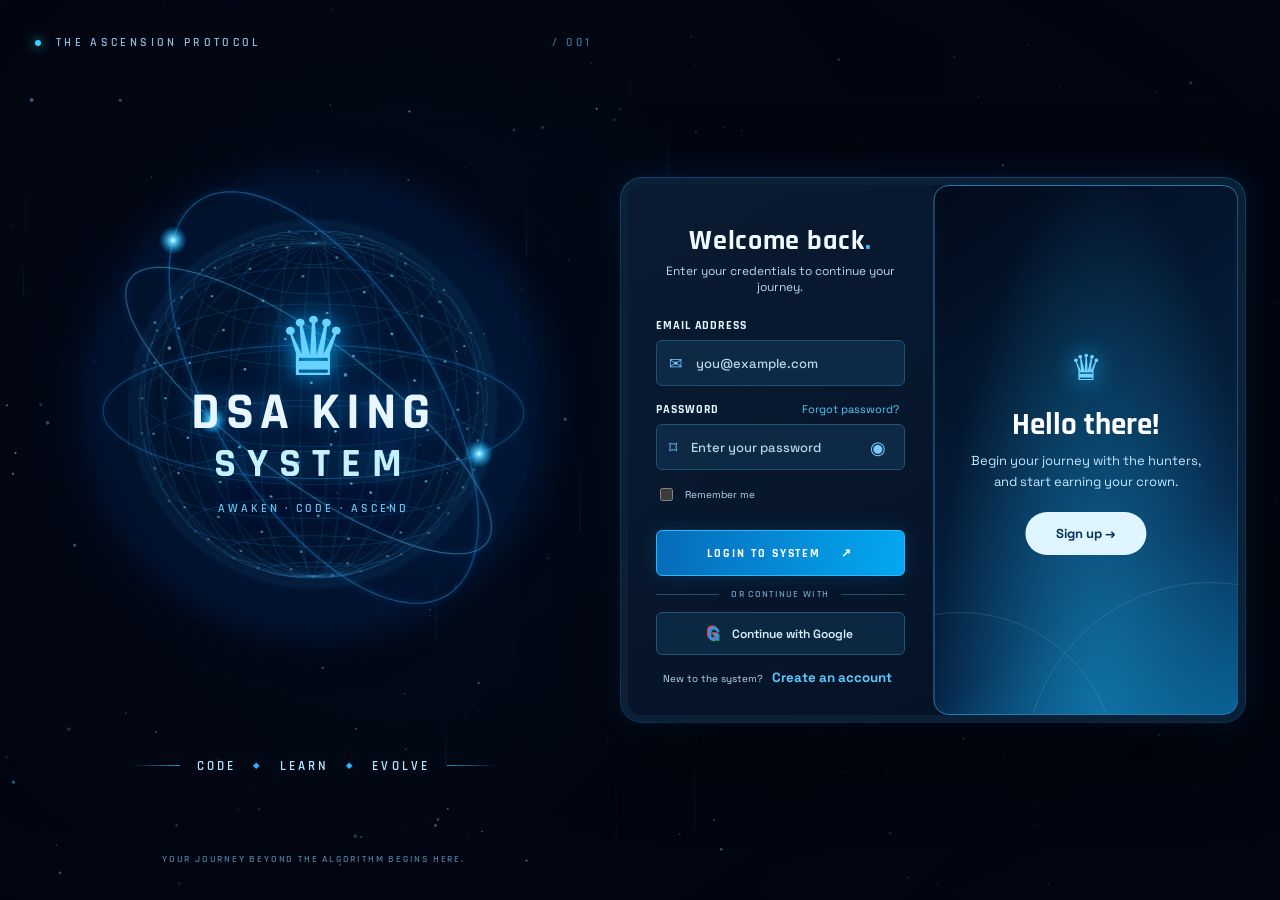
<file: static/login.html>
<!DOCTYPE html>
<html lang="en">
<head>
  <meta charset="UTF-8">
  <meta name="viewport" content="width=device-width,initial-scale=1">
  <meta name="theme-color" content="#020611">
  <title>DSA King System | Cosmic Orb Login</title>
  <style>
@import url('https://fonts.googleapis.com/css2?family=Rajdhani:wght@400;500;600;700&family=Space+Grotesk:wght@400;500;600;700&display=swap');
:root{color-scheme:dark;--bg:#020611;--cyan:#3dbbff;--ice:#b4e9ff;--muted:#7b96b1;--border:#173b59}
*{box-sizing:border-box}html,body{margin:0;min-height:100%;background:var(--bg);color:#e8f6ff;font-family:"Space Grotesk",Arial,sans-serif}body{overflow-x:hidden}
#universe,.vignette{position:fixed;inset:0;width:100%;height:100%;pointer-events:none}#universe{z-index:0}.vignette{z-index:1;background:radial-gradient(ellipse at 38% 46%,transparent 14%,#02061150 65%,#020611dd 115%),linear-gradient(90deg,transparent 40%,#0206116b 75%)}
.layout{position:relative;z-index:2;min-height:100svh;display:grid;grid-template-columns:minmax(0,1.18fr) minmax(390px,.82fr);max-width:1700px;margin:auto;align-items:center;padding:35px clamp(20px,5vw,85px);gap:clamp(20px,5vw,95px)}
.hero{height:min(780px,92svh);min-height:590px;display:flex;flex-direction:column;justify-content:space-between;align-items:center;position:relative}
.eyebrow{align-self:stretch;font:600 12px Rajdhani,sans-serif;letter-spacing:.28em;color:#8bb9d7}.live-dot{display:inline-block;width:6px;height:6px;border-radius:50%;background:#38d5ff;box-shadow:0 0 12px #3ce5ff;margin-right:9px;vertical-align:middle}.serial{float:right;color:#3c6c91}
.orb-wrap{width:min(100%,690px);aspect-ratio:1;position:relative;display:grid;place-items:center;filter:drop-shadow(0 0 32px #0077ff22)}
#orb{position:absolute;inset:0;width:100%;height:100%}.orb-center{pointer-events:none;text-align:center;position:relative;z-index:2;transform:translateY(4%);text-shadow:0 0 25px #159bff80}.crown{font-size:clamp(52px,6vw,85px);line-height:1;color:#69d3ff;text-shadow:0 0 20px #08b7ff,0 0 65px #008cff;animation:crownPulse 3.5s ease-in-out infinite}
.orb-title{font-family:Rajdhani,sans-serif;font-weight:700;font-size:clamp(27px,3.7vw,55px);line-height:.91;letter-spacing:.11em}.orb-title span{font-size:.78em;letter-spacing:.27em;color:#c5f1ff}.orb-subtitle{margin-top:16px;font:600 clamp(9px,.9vw,12px) Rajdhani,sans-serif;letter-spacing:.26em;color:#65bfe9}
.hero-bottom{display:flex;align-items:center;gap:17px;justify-content:center;width:100%;color:#b4e6ff;font:600 13px Rajdhani,sans-serif;letter-spacing:.24em}.hero-bottom .line{width:50px;height:1px;background:linear-gradient(90deg,transparent,#338cc3)}.hero-bottom .line:last-child{transform:rotate(180deg)}.diamond{font-size:8px;color:#29b5ff}.hero-note{margin:4px 0 0;text-align:center;color:#4f7898;letter-spacing:.18em;font:600 10px Rajdhani,sans-serif}
.auth-area{display:flex;align-items:center;flex-direction:column;gap:16px}.auth-card{width:min(100%,475px);background:linear-gradient(140deg,#08172de8,#051020f2 68%,#07172cf2);border:1px solid #1c5784;border-radius:17px;box-shadow:0 0 0 1px #0b2945,0 30px 100px #0009,0 0 65px #0a6eaf15;overflow:hidden;backdrop-filter:blur(18px)}
.auth-top{padding:19px 27px;display:flex;align-items:center;gap:10px;border-bottom:1px solid #153551;color:#8ec5e9;font:700 13px Rajdhani,sans-serif;letter-spacing:.15em}.auth-mark{font-size:23px;color:#50c6ff}.version{margin-left:auto;font-size:11px;color:#4b7a9c}
.auth-body{padding:33px clamp(22px,3vw,39px) 27px}.form-kicker{font:700 11px Rajdhani,sans-serif;letter-spacing:.22em;color:#43a9e5;margin:0 0 7px}h1{font:700 clamp(29px,3vw,37px) Rajdhani,sans-serif;letter-spacing:.02em;margin:0}.title-dot{color:#36baff}.intro{color:#8aa4bd;font-size:12px;margin:6px 0 25px}
.field{margin-bottom:18px}.field label,.label-row label{font:700 11px Rajdhani,sans-serif;letter-spacing:.15em;color:#a9d5f3}.label-row{display:flex;align-items:center;justify-content:space-between;margin-bottom:7px}.field>label{display:block;margin-bottom:7px}.input-shell{height:46px;display:flex;align-items:center;gap:12px;background:#091d34;border:1px solid #1a3b59;border-radius:8px;padding:0 12px;transition:border-color .2s,box-shadow .2s}.input-shell:focus-within{border-color:#3aa8ed;box-shadow:0 0 0 3px #139bff18}.input-shell>span{color:#4f9bc9}.input-shell input{width:100%;min-width:0;outline:none;border:0;background:transparent;color:#e9f7ff;font:500 13px "Space Grotesk",sans-serif}.input-shell input::placeholder{color:#5b7894}
button{font-family:inherit;cursor:pointer}.text-link{background:none;border:0;color:#4aa8df;font-size:11px}.eye{border:0;background:none;color:#83a6c2;font-size:18px}.remember{display:flex;align-items:center;gap:9px;color:#94b2c9;font-size:11px;margin:1px 0 16px}.remember input{accent-color:#19a6ff}
.message{font-size:11px;min-height:14px;color:#8cdcff;margin:0 0 7px}.primary{width:100%;height:46px;display:flex;justify-content:center;align-items:center;gap:20px;background:linear-gradient(95deg,#0473c7,#00adf6);border:1px solid #3dbaff;border-radius:8px;color:white;font:700 14px Rajdhani,sans-serif;letter-spacing:.16em;box-shadow:0 0 25px #008cff38;transition:transform .2s,box-shadow .2s}.primary:hover{transform:translateY(-2px);box-shadow:0 0 35px #008cff6b}
.or{display:flex;align-items:center;gap:12px;margin:23px 0 16px;color:#6083a0;font:600 10px Rajdhani,sans-serif;letter-spacing:.13em}.or::before,.or::after{content:"";height:1px;background:#1b3b54;flex:1}.google{height:43px;width:100%;border:1px solid #214866;border-radius:8px;background:#0b1b30;color:#cde6f6;font-size:12px;font-weight:600;display:flex;align-items:center;justify-content:center;gap:12px}.google:hover{border-color:#2da7f4}.g-icon{font-size:19px;font-weight:700;color:#4285f4;text-shadow:1px 1px #34a853,-1px -1px #ea4335}
.switch-line{text-align:center;color:#7d9db6;font-size:12px;margin:21px 0 0}.switch-line button{border:0;background:none;color:#4abfff;font-weight:700}.auth-footer{padding:15px 25px;border-top:1px solid #153551;display:flex;justify-content:space-between;color:#477a9d;font:600 10px Rajdhani,sans-serif;letter-spacing:.13em}.auth-footer span:first-child{color:#56c3c7}.disclaimer{font:600 10px Rajdhani,sans-serif;color:#4d7190;letter-spacing:.14em;text-align:center;margin:0}
@keyframes crownPulse{50%{text-shadow:0 0 35px #34c9ff,0 0 85px #007cff;transform:translateY(-5px)}}
@media(max-width:950px){.layout{grid-template-columns:1fr;gap:12px;padding:22px 16px 35px}.hero{min-height:0;height:auto}.eyebrow{max-width:600px;margin:auto}.orb-wrap{width:min(100%,480px)}.hero-bottom,.hero-note{display:none}.auth-card{max-width:520px}.auth-area{margin-top:-12px}.vignette{background:radial-gradient(ellipse at 50% 30%,transparent,#020611d9 110%)}}@media(max-width:460px){.orb-wrap{width:100%;margin-top:-15px;margin-bottom:-20px}.orb-title{font-size:27px}.crown{font-size:50px}.auth-body{padding:23px 21px}.auth-top{padding:13px 20px}}
@media(prefers-reduced-motion:reduce){.crown{animation:none}.primary{transition:none}}


/* Reference login: compact floating neon glass panel, with cosmic orb unchanged */
.layout{grid-template-columns:minmax(0,1.32fr) minmax(330px,.68fr);gap:clamp(18px,4vw,70px);padding:26px clamp(18px,5vw,85px)}
.auth-area{width:100%;justify-content:center}
.auth-card{width:min(100%,390px);border-radius:13px;border:1px solid #087fc6;background:linear-gradient(145deg,rgba(3,17,37,.94),rgba(2,11,27,.96));box-shadow:0 0 0 1px #0a355350,0 0 30px #007fff1d,0 25px 90px #000a;overflow:hidden;position:relative}
.auth-card::before{content:"";position:absolute;inset:0;pointer-events:none;border-radius:inherit;background:linear-gradient(125deg,#36c8ff22,transparent 32%,transparent 70%,#0095ff10)}
.auth-top{display:none}
.auth-body{padding:33px 26px 24px;position:relative;z-index:1}
.form-kicker{display:none}
.auth-body h1{text-align:center;font:700 30px Rajdhani,Arial,sans-serif;letter-spacing:.025em;margin:0 0 4px}
.intro{text-align:center;font-size:10px;margin:0 0 24px;color:#7896b4}
.field{margin-bottom:15px}
.field label,.label-row label{font-size:10px;letter-spacing:.06em;color:#a4bfd9}
.input-shell{height:39px;border-radius:6px;background:#0c1d37;border:1px solid #123150}
.input-shell input{font-size:11px}
.remember{margin:0 0 14px}
.primary{height:41px;border-radius:6px;font-size:13px}
.or{margin:19px 0 15px}
.google{height:40px;border-radius:6px}
.switch-line{margin:20px 0 0;font-size:11px}
.auth-footer{display:none}
.disclaimer{display:none}
.auth-card{animation:auth-enter .65s cubic-bezier(.2,.8,.2,1) both}
@keyframes auth-enter{from{opacity:0;transform:translateX(24px) scale(.975)}to{opacity:1;transform:translateX(0) scale(1)}}
.auth-body{transition:opacity .22s ease,transform .35s ease}
.auth-card.switching .auth-body{opacity:.25;transform:translateX(16px)}
@media(max-width:950px){.layout{grid-template-columns:1fr}.auth-card{width:min(100%,420px)}}
@media(prefers-reduced-motion:reduce){.auth-card{animation:none}.auth-body{transition:none}}

/* Sliding overlay, adapted from the second recording. Orb and stars untouched. */
.layout{grid-template-columns:minmax(0,1fr) minmax(550px,1.04fr);gap:clamp(14px,2vw,40px);padding:24px clamp(18px,3vw,56px)}
.hero{min-width:0}.auth-area{width:100%}
.auth-card{width:min(100%,720px);max-width:none;min-height:440px;display:grid;grid-template-columns:1fr 1fr;background:#fff;border:7px solid #fff;border-radius:21px;box-shadow:0 28px 90px #0009,0 0 35px #1589ff24;overflow:hidden;isolation:isolate;animation:none}
.auth-card::before{display:none}.auth-top,.auth-footer{display:none}
.auth-body{grid-column:1;grid-row:1;z-index:2;padding:29px clamp(14px,2vw,28px) 22px;align-self:center;color:#17273b;background:white;transform:translateX(0);transition:transform .75s cubic-bezier(.22,1,.36,1),opacity .35s ease;min-width:0}
.auth-card.is-signup .auth-body{transform:translateX(100%)}
.welcome-panel{grid-column:1;grid-row:1;z-index:3;width:100%;height:100%;border-radius:15px;transform:translateX(100%);background:radial-gradient(ellipse at 50% 110%,#3db0c7 0%,transparent 70%),linear-gradient(155deg,#061c27,#0a4253 70%,#166b82);color:#fff;display:flex;align-items:center;justify-content:center;padding:24px;text-align:center;transition:transform .75s cubic-bezier(.22,1,.36,1);position:relative;overflow:hidden}
.welcome-panel::before,.welcome-panel::after{content:"";position:absolute;border:1px solid #a4eaff25;width:310px;height:310px;border-radius:50%;left:-130px;bottom:-210px}.welcome-panel::after{left:90px;bottom:-240px;width:370px;height:370px}
.auth-card.is-signup .welcome-panel{transform:translateX(0)}
.welcome-inner{position:relative;z-index:1}.welcome-crown{font-size:36px;color:#b8f2ff;text-shadow:0 0 20px #60d9ff}.welcome-panel h2{font:700 clamp(22px,2.5vw,33px) Rajdhani,sans-serif;margin:14px 0 6px}.welcome-panel p{font-size:12px;line-height:1.6;color:#c9e9f3;max-width:240px;margin:0 auto 20px}.welcome-button{border:0;border-radius:50px;background:#f4fbff;color:#123547;font-size:12px;font-weight:700;padding:11px 28px;transition:background .2s,transform .2s}.welcome-button:hover{background:#d3f2ff;transform:translateY(-2px)}
.auth-body h1{color:#16243a;font-size:27px}.intro{color:#8390a1;font-size:10px;margin-bottom:18px}.field{margin-bottom:11px}.field label,.label-row label{color:#516276}.input-shell{height:38px;background:#f0f3f7;border-color:#e6eaf0}.input-shell input{color:#17273a}.input-shell input::placeholder{color:#9aa6b5}.input-shell>span,.eye{color:#7d93aa}.input-shell:focus-within{border-color:#3b9ed8;box-shadow:0 0 0 2px #3b9ed822}.remember{color:#687a8c;font-size:10px;margin:0 0 8px}.text-link{color:#15769e}.message{margin:0 0 4px}.primary{height:39px;background:#061e29;border-color:#061e29;box-shadow:none;font-size:12px}.primary:hover{background:#0c4b63;box-shadow:0 0 18px #069cce44}.or{color:#a3aeba;margin:12px 0}.or::before,.or::after{background:#e0e6eb}.google{height:37px;background:#fff;border-color:#d7e0e9;color:#40536a;font-size:11px}.switch-line{font-size:10px;color:#8795a3;margin:13px 0 0}.switch-line button{color:#146c93}.auth-body .form-kicker{display:none}
@media(max-width:1120px){.layout{grid-template-columns:1fr}.hero{height:auto;min-height:0}.orb-wrap{width:min(100%,460px)}.auth-area{margin:0 auto}.auth-card{width:min(100%,680px)}}
@media(max-width:600px){.auth-card{grid-template-columns:1fr 1fr;min-height:410px}.auth-body{padding:15px 10px}.welcome-panel{padding:9px}.welcome-panel h2{font-size:20px}.welcome-panel p{font-size:10px}.welcome-button{font-size:10px;padding:9px 14px}.auth-body h1{font-size:22px}.intro{font-size:9px}.input-shell{height:34px}.input-shell input{font-size:10px}.field label{font-size:9px}.google{font-size:10px}.welcome-crown{font-size:24px}}
@media(max-width:390px){.auth-card{min-height:425px}.welcome-panel p{font-size:9px}.auth-body{padding:12px 8px}}
@media(prefers-reduced-motion:reduce){.auth-body,.welcome-panel{transition:none}}

/* Cosmic dark-blue login palette — same sliding mechanics and orbital background */
.auth-card{background:#061326;border:7px solid #0a2037;box-shadow:0 24px 85px #000b,0 0 0 1px #238bd488,0 0 36px #087fff30}
.auth-body{background:linear-gradient(150deg,#091b32,#061327);color:#e9f5ff}
.auth-body h1{color:#f0f9ff}.intro{color:#90b0cc}
.field label,.label-row label{color:#a6d5f4}
.input-shell{background:#0d2945;border-color:#205276}
.input-shell input{color:#f1f9ff}.input-shell input::placeholder{color:#7e9eb8}
.input-shell>span,.eye{color:#79caff}
.input-shell:focus-within{border-color:#42baff;box-shadow:0 0 0 2px #1da7ff33}
.remember{color:#a1bed7}.text-link{color:#56caff}.message{color:#70d9ff}
.primary{background:linear-gradient(95deg,#076bb9,#03a8f1);border-color:#2bb8ff;box-shadow:0 0 20px #0099ff2e;color:#fff}
.primary:hover{background:linear-gradient(95deg,#0786d8,#28c0ff);box-shadow:0 0 26px #0099ff77}
.or{color:#7298b6}.or::before,.or::after{background:#24506f}
.google{background:#0c2742;border-color:#245579;color:#d8efff}.google:hover{border-color:#42baff;background:#123655}
.switch-line{color:#8fb1cb}.switch-line button{color:#5cc9ff}
.welcome-panel{background:radial-gradient(ellipse at 55% 110%,#1174a8 0%,transparent 72%),linear-gradient(145deg,#020b1b,#062344 70%,#075c91);border:1px solid #247cb2}
.welcome-panel p{color:#c1e9ff}.welcome-crown{color:#6fd4ff;text-shadow:0 0 25px #19baff}
.welcome-button{background:#dff5ff;color:#053456}.welcome-button:hover{background:#b9e9ff}

/* Larger desktop presentation: keep the existing artwork and auth behavior. */
@media (min-width:1121px) {
  .layout { max-width:1900px; grid-template-columns:minmax(0,1fr) minmax(0,1.12fr); gap:clamp(18px,2.2vw,42px); padding:22px clamp(20px,2.7vw,52px); }
  .hero { height:min(830px,94svh); min-height:640px; }
  .orb-wrap { width:min(100%,780px); }
  .auth-card { width:min(100%,820px); min-height:510px; }
  .auth-body { padding:38px clamp(20px,2.2vw,40px) 28px; }
  .auth-body h1 { font-size:clamp(28px,2.2vw,35px); }
  .intro { font-size:12px; margin-bottom:23px; }
  .field { margin-bottom:15px; }
  .input-shell { height:46px; }
  .input-shell input { font-size:13px; }
  .primary { height:46px; }
  .google { height:43px; font-size:12px; }
  .welcome-panel h2 { font-size:clamp(28px,2.4vw,39px); }
  .welcome-panel p { font-size:13px; }
  .welcome-button { font-size:13px; padding:13px 31px; }
  .crown { font-size:clamp(66px,6.3vw,104px); }
  .orb-title { font-size:clamp(43px,4.1vw,70px); }
}
@media (min-width:1121px) and (max-height:760px) {
  .hero { min-height:560px; height:92svh; }
  .orb-wrap { width:min(100%,660px,73svh); }
  .auth-card { min-height:460px; }
  .auth-body { padding-top:22px; padding-bottom:18px; }
  .field { margin-bottom:10px; }
}


/* Brighter accessible labels and input text on both auth panels */
.field label,.label-row label{color:#e3f5ff!important;font-weight:800!important;font-size:12px!important;letter-spacing:.08em!important}
.input-shell input{color:#f5fbff!important;font-size:13px!important;font-weight:600!important}
.input-shell input::placeholder{color:#b9d4e8!important;opacity:1!important;font-weight:500!important}
.intro,.remember,.switch-line{color:#bcd8ea!important}
</style>
</head>
<body>
  <canvas id="universe" aria-hidden="true"></canvas>
  <div class="vignette" aria-hidden="true"></div>
  <main class="layout">
    <section class="hero" aria-label="DSA King System cosmic orb">
      <div class="eyebrow"><span class="live-dot"></span> THE ASCENSION PROTOCOL <span class="serial">/ 001</span></div>
      <div class="orb-wrap" id="orb-wrap">
        <canvas id="orb" aria-hidden="true"></canvas>
        <div class="orb-center">
          <div class="crown" aria-hidden="true">♛</div>
          <div class="orb-title">DSA KING<br><span>SYSTEM</span></div>
          <div class="orb-subtitle">AWAKEN · CODE · ASCEND</div>
        </div>
      </div>
      <div class="hero-bottom"><span class="line"></span><span>CODE</span><span class="diamond">◆</span><span>LEARN</span><span class="diamond">◆</span><span>EVOLVE</span><span class="line"></span></div>
      <p class="hero-note">YOUR JOURNEY BEYOND THE ALGORITHM BEGINS HERE.</p>
    </section>

    <section class="auth-area">
      <div class="auth-card" id="auth-card">
        <div class="welcome-panel"><div class="welcome-inner"><span class="welcome-crown">♛</span><h2 id="welcome-title">Hello there!</h2><p id="welcome-copy">Begin your journey with the hunters, and start earning your crown.</p><button type="button" id="panel-switch" class="welcome-button">Sign up →</button></div></div>
        <div class="auth-top" aria-hidden="true"><span class="auth-mark">♛</span><span>DSA KING SYSTEM</span><span class="version">V 1.0</span></div>
        <div class="auth-body">
          <p class="form-kicker">WELCOME TO THE SYSTEM</p>
          <h1 id="form-title">Welcome back<span class="title-dot">.</span></h1>
          <p class="intro" id="form-intro">Enter your credentials to continue your journey.</p>
          <form id="auth-form">
            <div class="field" id="name-field" hidden><label for="name">HUNTER NAME</label><div class="input-shell"><span>◇</span><input id="name" type="text" autocomplete="name" placeholder="Your name"></div></div>
            <div class="field"><label for="email">EMAIL ADDRESS</label><div class="input-shell"><span>✉</span><input id="email" type="email" autocomplete="email" placeholder="you@example.com" required></div></div>
            <div class="field"><div class="label-row"><label for="password">PASSWORD</label><button class="text-link" type="button" id="forgot">Forgot password?</button></div><div class="input-shell"><span>⌑</span><input id="password" type="password" autocomplete="current-password" placeholder="Enter your password" minlength="8" required><button type="button" class="eye" id="eye" aria-label="Show password">◉</button></div></div>
            <label class="remember"><input type="checkbox" id="remember"> <span id="remember-text">Remember me</span></label>
            <p class="message" id="message" role="status" aria-live="polite"></p>
            <button class="primary" id="submit" type="submit"><span id="submit-label">LOGIN TO SYSTEM</span><span>↗</span></button>
          </form>
          <div class="or"><span>OR CONTINUE WITH</span></div>
          <button class="google" type="button" id="google"><span class="g-icon">G</span> Continue with Google</button>
          <p class="switch-line"><span id="switch-prompt">New to the system?</span> <button type="button" id="switch">Create an account</button></p>
        </div>
        <div class="auth-footer"><span>● SECURE CONNECTION</span><span>© DSA KING SYSTEM</span></div>
      </div>
      
    </section>
  </main>
  <script>
(() => {
  "use strict";
  const bg = document.getElementById("universe"), orb = document.getElementById("orb");
  const b = bg.getContext("2d", { alpha: true }), o = orb.getContext("2d", { alpha: true });
  const reduced = window.matchMedia("(prefers-reduced-motion: reduce)").matches;
  const pointer = { x: 0, y: 0, tx: 0, ty: 0 };
  let bw = 1, bh = 1, ow = 1, oh = 1, stars = [], streams = [], last = 0, angle = 0;
  const rand = (a, c) => a + Math.random() * (c - a);
  const TAU = Math.PI * 2;

  function fit(canvas, ctx, w, h) {
    const dpr = Math.min(devicePixelRatio || 1, 2);
    canvas.width = Math.max(1, Math.round(w * dpr));
    canvas.height = Math.max(1, Math.round(h * dpr));
    ctx.setTransform(dpr, 0, 0, dpr, 0, 0);
  }
  function resize() {
    bw = innerWidth; bh = innerHeight;
    fit(bg, b, bw, bh);
    const r = orb.getBoundingClientRect();
    ow = r.width; oh = r.height;
    fit(orb, o, ow, oh);
    stars = Array.from({ length: Math.min(350, Math.round(bw * bh / 4200)) }, () => ({
      x: Math.random() * bw, y: Math.random() * bh, z: rand(.25, 1.4),
      phase: rand(0, TAU), radius: rand(.3, 1.5)
    }));
    streams = Array.from({ length: Math.round(bw / 34) }, () => ({
      x: Math.random() * bw, y: Math.random() * bh, len: rand(12, 115),
      speed: rand(15, 65), a: rand(.03, .24)
    }));
  }
  addEventListener("resize", resize, { passive: true });
  addEventListener("pointermove", e => {
    pointer.tx = (e.clientX / innerWidth - .5) * 2;
    pointer.ty = (e.clientY / innerHeight - .5) * 2;
  }, { passive: true });
  resize();

  function drawSpace(dt, t) {
    b.clearRect(0, 0, bw, bh);
    const glow = b.createRadialGradient(bw * .32, bh * .46, 0, bw * .32, bh * .46, bw * .52);
    glow.addColorStop(0, "#063a7230"); glow.addColorStop(.5, "#06284b12"); glow.addColorStop(1, "#00000000");
    b.fillStyle = glow; b.fillRect(0, 0, bw, bh);
    for (const s of stars) {
      if (!reduced) {
        s.y += s.z * dt * 3.2;
        if (s.y > bh + 3) { s.y = -3; s.x = Math.random() * bw; }
      }
      const alpha = (.2 + .55 * (1 + Math.sin(t * (.5 + s.z) + s.phase)) / 2);
      b.beginPath(); b.fillStyle = `rgba(129,209,255,${alpha})`;
      b.arc(s.x + pointer.x * s.z * 7, s.y + pointer.y * s.z * 7, s.radius * s.z, 0, TAU); b.fill();
    }
    b.lineWidth = 1;
    for (const s of streams) {
      if (!reduced) { s.y += s.speed * dt; if (s.y > bh + s.len) s.y = -s.len; }
      const grad = b.createLinearGradient(s.x, s.y, s.x, s.y + s.len);
      grad.addColorStop(0, "rgba(0,135,255,0)");
      grad.addColorStop(1, `rgba(0,158,255,${s.a})`);
      b.strokeStyle = grad; b.beginPath(); b.moveTo(s.x, s.y); b.lineTo(s.x, s.y + s.len); b.stroke();
    }
  }

  function rotate3(p, a, tilt) {
    let [x, y, z] = p;
    const ca = Math.cos(a), sa = Math.sin(a), ct = Math.cos(tilt), st = Math.sin(tilt);
    let X = x * ca + z * sa, Z = -x * sa + z * ca;
    return [X, y * ct - Z * st, y * st + Z * ct];
  }
  function project(p, cx, cy, r) {
    const depth = 2.8 / (2.8 - p[2] * .35);
    return [cx + p[0] * r * depth, cy + p[1] * r * depth, depth];
  }
  function poly(points, stroke, width, blur = 0) {
    o.beginPath(); points.forEach((p, i) => i ? o.lineTo(p[0], p[1]) : o.moveTo(p[0], p[1]));
    o.strokeStyle = stroke; o.lineWidth = width; o.shadowBlur = blur; o.shadowColor = "#22aaff";
    o.stroke(); o.shadowBlur = 0;
  }
  function drawOrb(t) {
    o.clearRect(0, 0, ow, oh);
    const cx = ow * .5 + pointer.x * 5, cy = oh * .5 + pointer.y * 5;
    const r = Math.min(ow, oh) * .31;
    const halo = o.createRadialGradient(cx, cy, r * .1, cx, cy, r * 1.6);
    halo.addColorStop(0, "#007bff08"); halo.addColorStop(.45, "#087cff13"); halo.addColorStop(.78, "#0367f71a"); halo.addColorStop(1, "#00000000");
    o.fillStyle = halo; o.beginPath(); o.arc(cx, cy, r * 1.6, 0, TAU); o.fill();

    const tilt = .28 + pointer.y * .07;
    // Rotating globe: latitudes and longitudes built from real 3D coordinates.
    for (let lat = -75; lat <= 75; lat += 15) {
      const phi = lat * Math.PI / 180, pts = [];
      for (let i = 0; i <= 120; i++) {
        const theta = i / 120 * TAU;
        pts.push(project(rotate3([Math.cos(phi)*Math.cos(theta), Math.sin(phi), Math.cos(phi)*Math.sin(theta)], angle, tilt), cx, cy, r));
      }
      poly(pts, "rgba(48,174,255,.21)", .75);
    }
    for (let lon = 0; lon < 180; lon += 15) {
      const lam = lon * Math.PI / 180, pts = [];
      for (let i = 0; i <= 120; i++) {
        const phi = i / 120 * TAU;
        pts.push(project(rotate3([Math.cos(phi)*Math.cos(lam), Math.sin(phi), Math.cos(phi)*Math.sin(lam)], angle, tilt), cx, cy, r));
      }
      poly(pts, "rgba(63,186,255,.21)", .75);
    }
    // Glowing particle nodes on the sphere.
    for (let i = 0; i < 180; i++) {
      const y = 1 - 2 * (i + .5) / 180;
      const rr = Math.sqrt(1 - y*y), a = i * 2.39996323;
      const p = rotate3([rr*Math.cos(a), y, rr*Math.sin(a)], angle, tilt);
      const q = project(p, cx, cy, r);
      const alpha = .2 + Math.max(0, p[2]) * .65;
      o.beginPath(); o.arc(q[0], q[1], p[2] > 0 ? 1.3 : .65, 0, TAU);
      o.fillStyle = `rgba(112,215,255,${alpha})`; o.fill();
    }
    // Three orbital rings in different 3D planes, with bright traveling sparks.
    for (let k = 0; k < 3; k++) {
      const points = [];
      const ringR = r * (1.21 + k * .065);
      for (let i = 0; i <= 180; i++) {
        const a = i / 180 * TAU, inclination = .32 + k * .38;
        const x = Math.cos(a), y = Math.sin(a) * Math.sin(inclination);
        const z = Math.sin(a) * Math.cos(inclination);
        points.push(project(rotate3([x, y, z], angle * (.18 + k*.07) + k * 1.05, 0), cx, cy, ringR));
      }
      poly(points, `rgba(${k===1?115:42},${k===1?216:166},255,${.30 + k*.06})`, 1.2, 7);
      const a = t * (.4 + k*.14) + k*2;
      const x = Math.cos(a), y = Math.sin(a) * Math.sin(.32 + k*.38), z = Math.sin(a)*Math.cos(.32+k*.38);
      const q = project(rotate3([x,y,z],angle*(.18+k*.07)+k*1.05,0),cx,cy,ringR);
      const spark = o.createRadialGradient(q[0],q[1],0,q[0],q[1],14);
      spark.addColorStop(0,"#ffffff");spark.addColorStop(.18,"#69d9ff");spark.addColorStop(1,"#00aaff00");
      o.fillStyle=spark;o.beginPath();o.arc(q[0],q[1],14,0,TAU);o.fill();
    }
    const outer = o.createRadialGradient(cx,cy,r*.9,cx,cy,r*1.08);
    outer.addColorStop(0,"#40c6ff00");outer.addColorStop(.85,"#32aaff14");outer.addColorStop(1,"#36aaff00");
    o.fillStyle=outer;o.beginPath();o.arc(cx,cy,r*1.08,0,TAU);o.fill();
  }

  function tick(ms) {
    const dt = Math.min((ms-last)/1000 || 0, .04); last = ms;
    pointer.x += (pointer.tx - pointer.x) * .035;
    pointer.y += (pointer.ty - pointer.y) * .035;
    if (!reduced) angle += dt * .18;
    drawSpace(dt, ms / 1000);
    drawOrb(ms / 1000);
    if (!reduced) requestAnimationFrame(tick);
  }
  requestAnimationFrame(tick);

  // This is a visual demonstration only. No credentials are stored or sent.
  let signup = false;
  const $ = id => document.getElementById(id);
  function mode(value) {
    signup = value;
    const card=document.querySelector(".auth-card");
    card?.classList.toggle("is-signup", signup);
    $("welcome-title").textContent = signup ? "Welcome back!" : "Hello there!";
    $("welcome-copy").textContent = signup ? "Already part of the system? Continue your journey toward the crown." : "Begin your journey with the hunters, and start earning your crown.";
    $("panel-switch").textContent = signup ? "Login →" : "Sign up →";
    $("name-field").hidden = !signup;
    $("name").required = signup;
    $("form-title").innerHTML = signup ? 'Begin your ascent<span class="title-dot">.</span>' : 'Welcome back<span class="title-dot">.</span>';
    $("form-intro").textContent = signup ? 'Create your hunter profile and unlock your potential.' : 'Enter your credentials to continue your journey.';
    $("submit-label").textContent = signup ? "CREATE HUNTER ACCOUNT" : "LOGIN TO SYSTEM";
    $("switch-prompt").textContent = signup ? "Already a hunter?" : "New to the system?";
    $("switch").textContent = signup ? "Login" : "Create an account";
    $("remember-text").textContent = signup ? "I agree to the terms" : "Remember me";
    $("password").autocomplete = signup ? "new-password" : "current-password";
    $("forgot").hidden = signup;
    $("message").textContent = "";
  }
  $("switch").addEventListener("click", () => mode(!signup));
  $("panel-switch").addEventListener("click", () => mode(!signup));
  $("eye").addEventListener("click", () => {
    const pw = $("password"), show = pw.type === "password";
    pw.type = show ? "text" : "password";
    $("eye").setAttribute("aria-label", show ? "Hide password" : "Show password");
  });
  $("auth-form").addEventListener("submit", async e => {
    e.preventDefault();
    const submit = $("submit");
    const data = {email: $("email").value.trim(), password: $("password").value};
    if (signup) {
      data.name = $("name").value.trim();
      if (!$("remember").checked) {
        $("message").textContent = "Please agree to the terms before creating an account.";
        return;
      }
    }
    submit.disabled = true;
    $("message").textContent = "Verifying your hunter account…";
    try {
      const res = await fetch(signup ? "/api/auth/register" : "/api/auth/login", {
        method: "POST", headers: {"Content-Type": "application/json"},
        credentials: "same-origin", body: JSON.stringify(data)
      });
      const result = await res.json();
      if (!res.ok) throw new Error(result.error || "Unable to authenticate");
      window.parent.postMessage({type: "dsa-auth-success"}, location.origin);
    } catch (err) {
      $("message").textContent = err.message || "Unable to connect to the server.";
    } finally { submit.disabled = false; }
  });
  // Display OAuth callback failures instead of silently returning to login.
  try {
    const oauthError = new URLSearchParams(window.top.location.search).get('auth_error');
    if (oauthError) {
      $("message").textContent = oauthError;
      $("message").style.cssText = 'display:block;color:#ffcad1!important;font-size:13px;font-weight:700;line-height:1.5;padding:10px 12px;border:1px solid #a8495a;background:#431827;border-radius:7px;margin-top:12px';
    }
  } catch (e) { /* Same-origin frame may not access top URL in unusual embeddings. */ }
  $("google").addEventListener("click", () => {
    window.top.location.assign("/auth/google");
  });
  $("forgot").addEventListener("click", () => {
    $("message").textContent = "Password recovery is not configured yet. Contact the administrator.";
  });
})();

</script>
</body>
</html>
</file>
